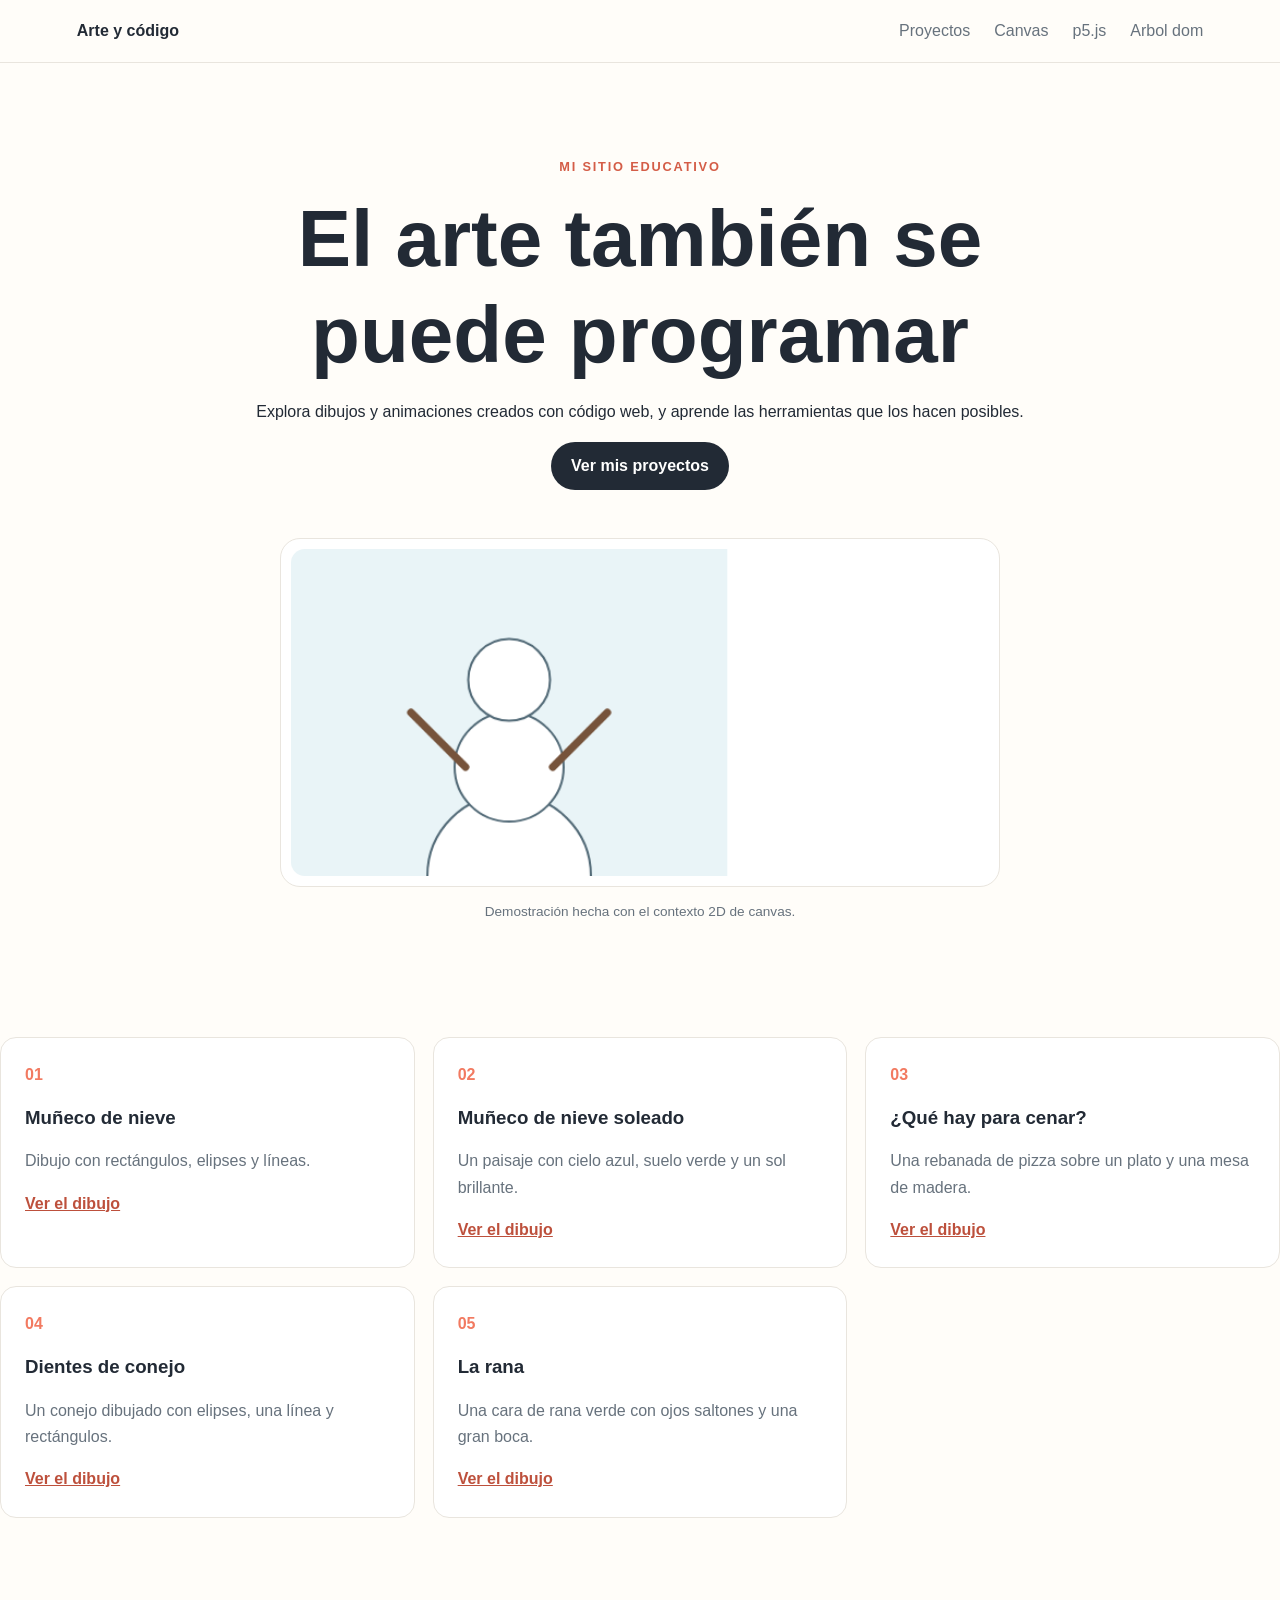
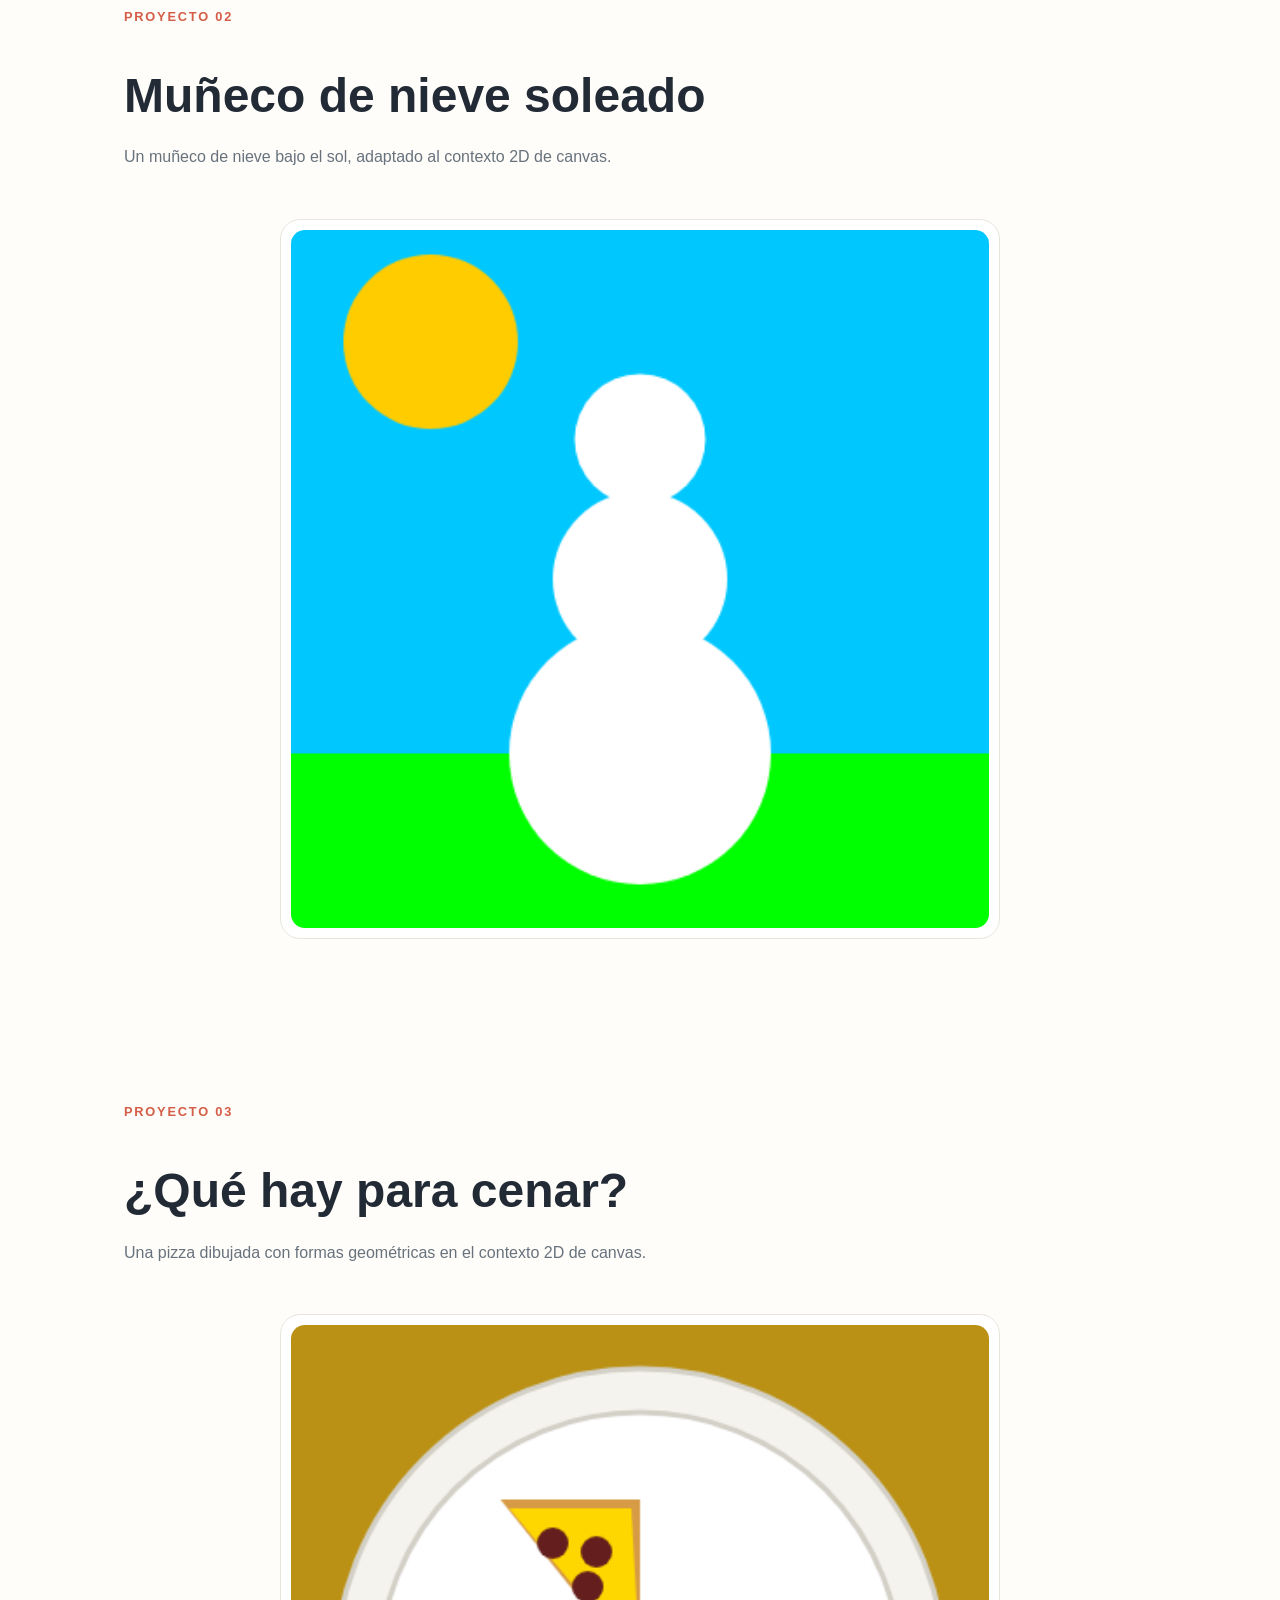
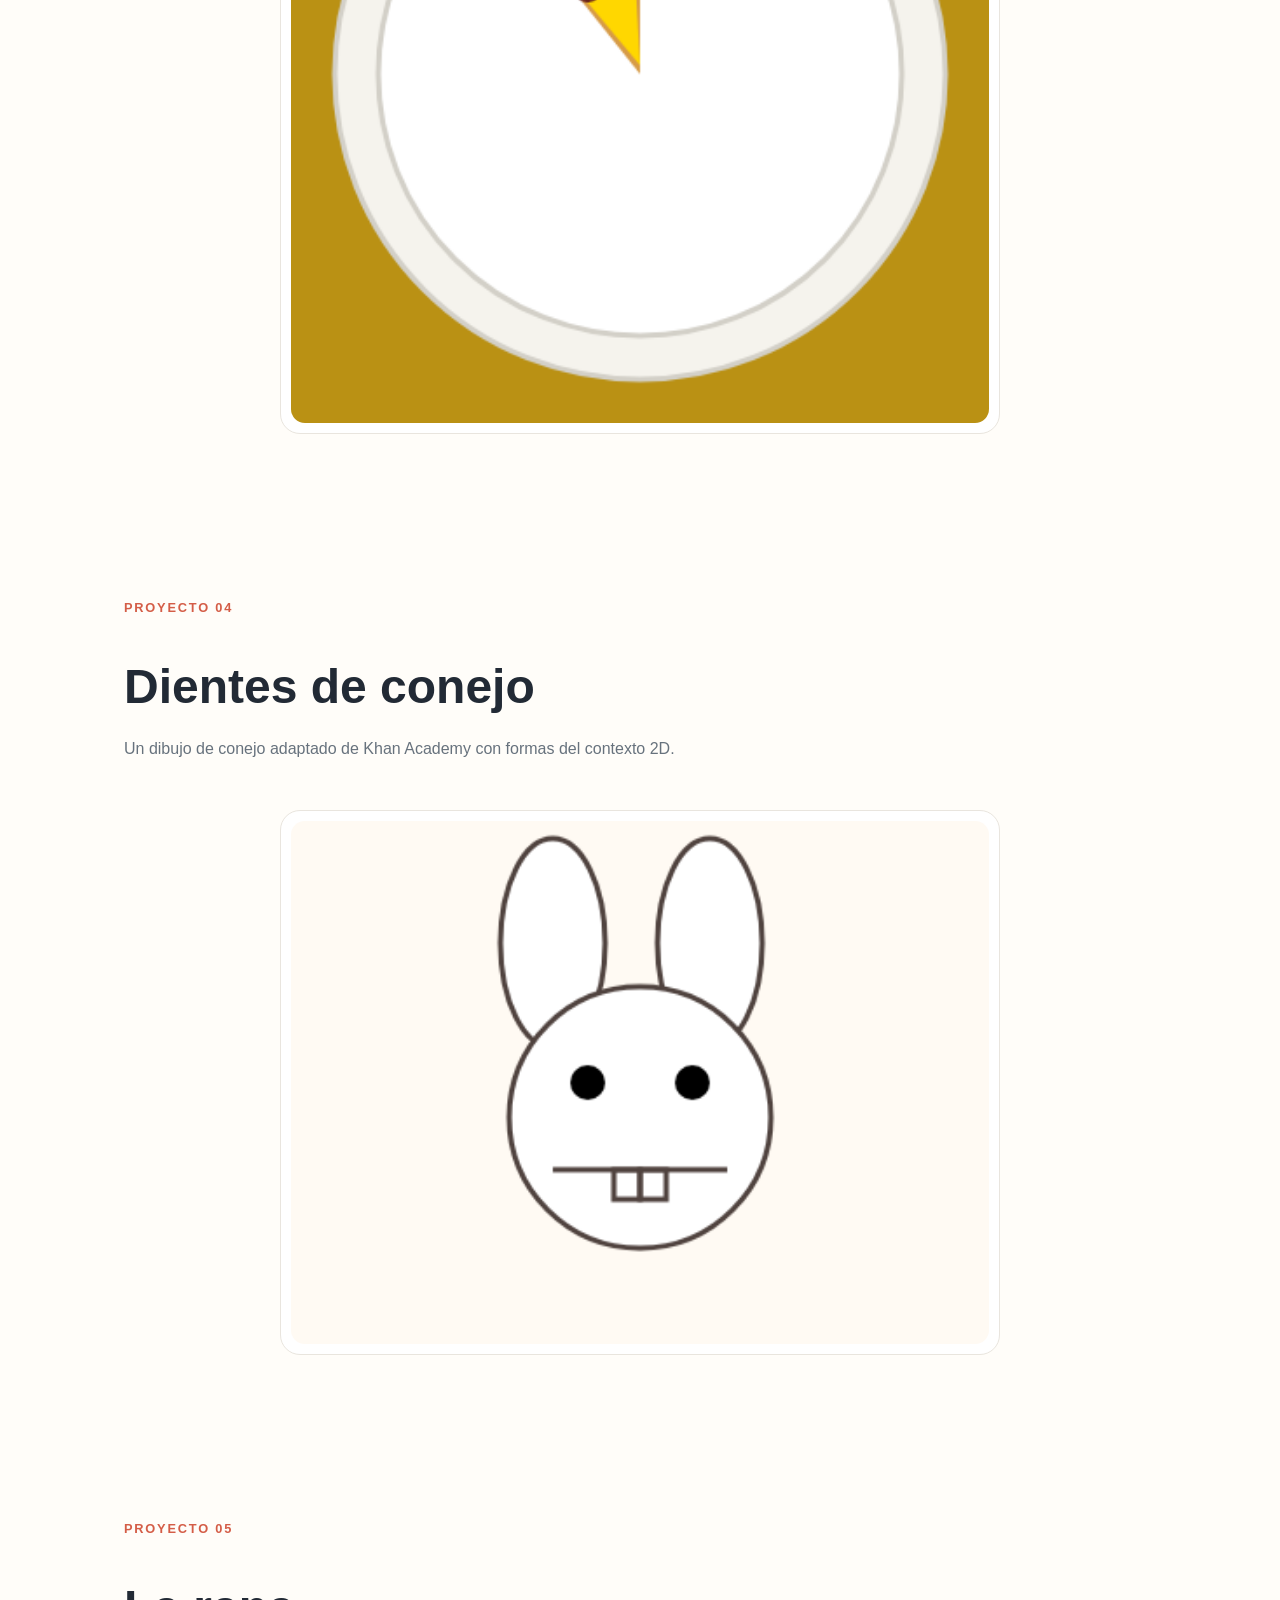
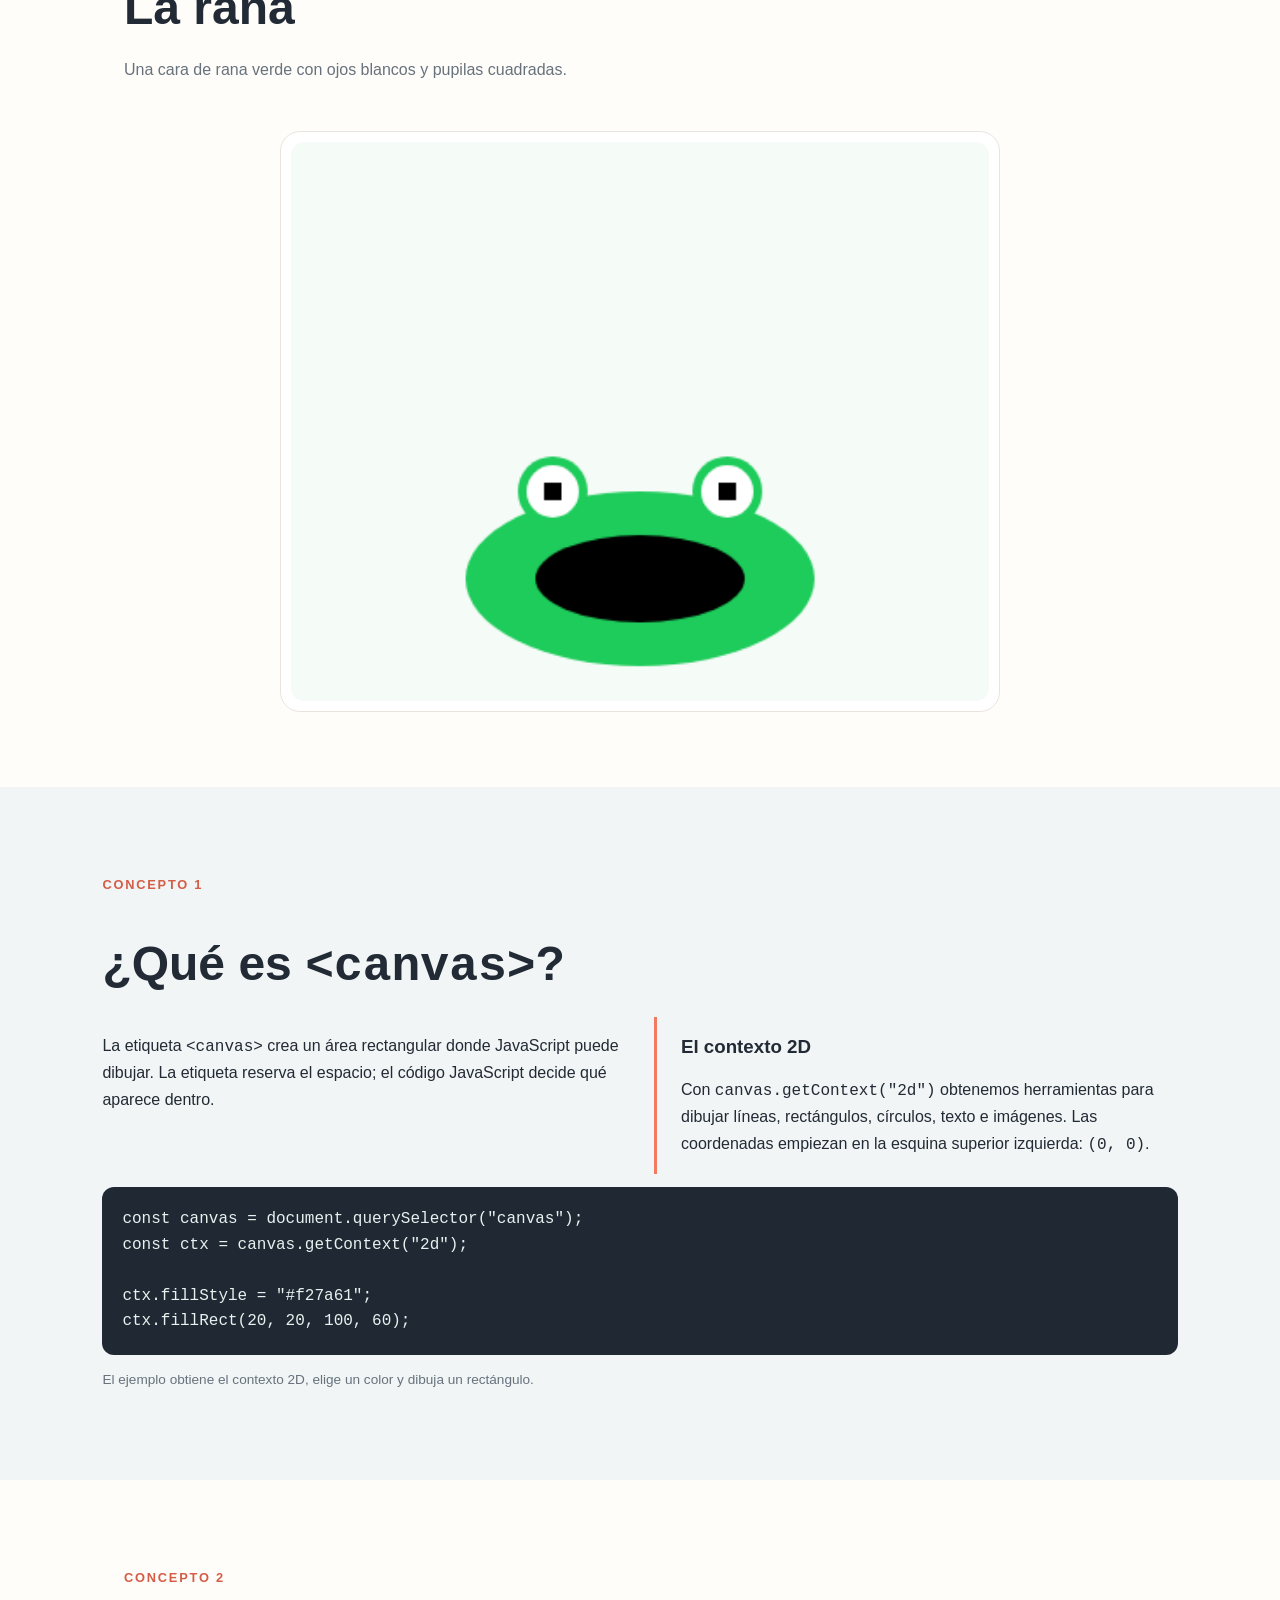
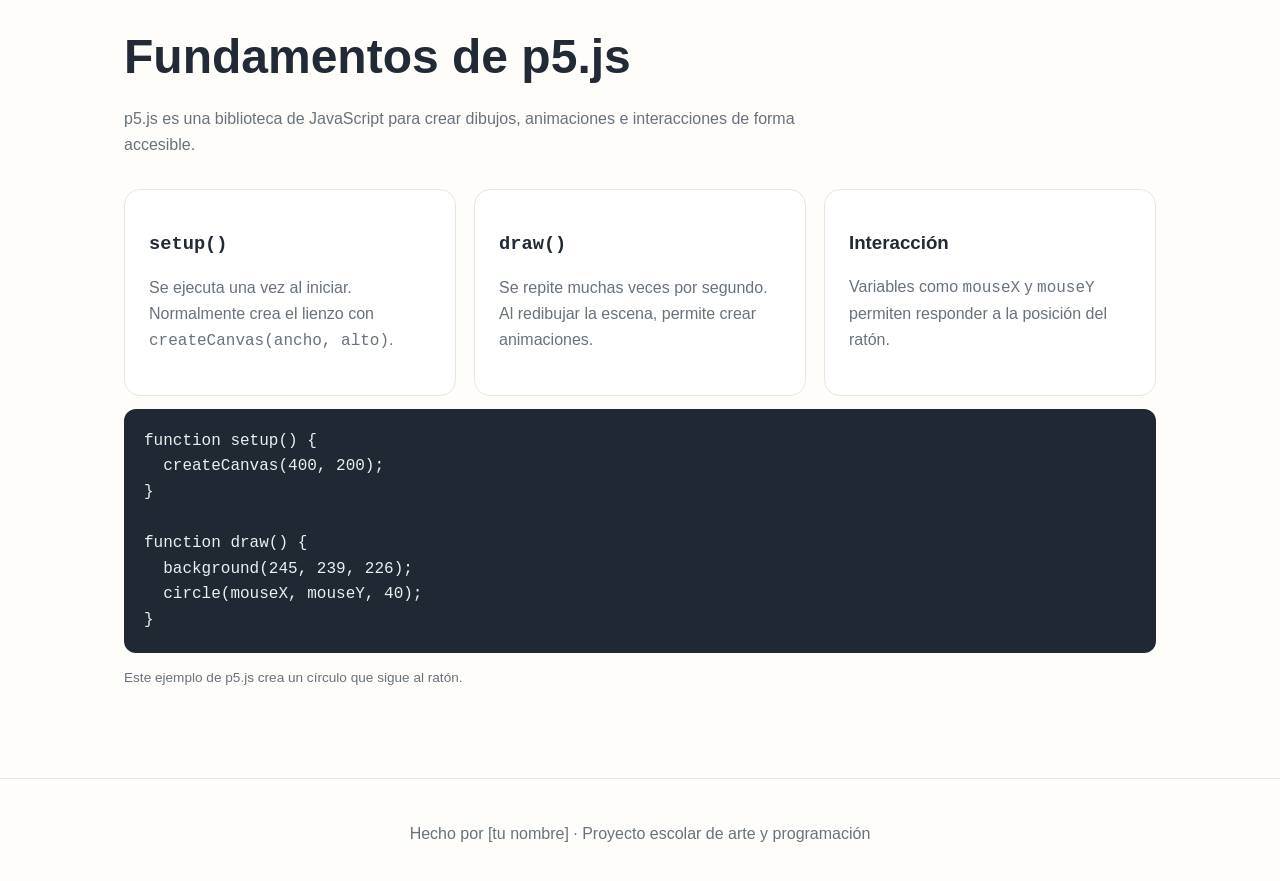
<file: index.html>
<!doctype html>
<html lang="es">
<head>
  <meta charset="utf-8">
  <meta name="viewport" content="width=device-width, initial-scale=1">
  <meta name="description" content="Aprende sobre canvas, p5.js y dibujos interactivos.">
  <title>Arte y código | Mi sitio educativo</title>
  <link rel="stylesheet" href="styles.css">
  <script src="script.js" defer></script>
</head>
<body>
  <header class="site-header">
    <a class="brand" href="#inicio">Arte y código</a>
    <nav aria-label="Navegación principal">
      <a href="#proyectos">Proyectos</a>
      <a href="#canvas">Canvas</a>
      <a href="#p5js">p5.js</a>
      <a href="arbol_DOM.html">Arbol dom</a>
    </nav>
  </header>

  <main>
    <section class="hero" id="inicio">
      <p class="eyebrow">Mi sitio educativo</p>
      <h1>El arte también se puede programar</h1>
      <p>
        Explora dibujos y animaciones creados con código web,
        y aprende las herramientas que los hacen posibles.
      </p>
      <a class="button" href="#proyectos">Ver mis proyectos</a>

      <div class="art-card" aria-label="Dibujo de demostración">
        <canvas id="demo-canvas" width="640" height="300">
          Tu navegador no admite canvas.
        </canvas>
      </div>
      <p class="caption">Demostración hecha con el contexto 2D de canvas.</p>
    </section>

    <div class="project-grid">
            <article class="project-card">
            <span class="project-number">01</span>
            <h3>Muñeco de nieve</h3>
            <p>Dibujo con rectángulos, elipses y líneas.</p>
            <a href="#inicio">Ver el dibujo</a>
            </article>

            <article class="project-card">
            <span class="project-number">02</span>
            <h3>Muñeco de nieve soleado</h3>
            <p>Un paisaje con cielo azul, suelo verde y un sol brillante.</p>
            <a href="#dibujo-soleado">Ver el dibujo</a>
            </article>

            <article class="project-card">
            <span class="project-number">03</span>
            <h3>¿Qué hay para cenar?</h3>
            <p>Una rebanada de pizza sobre un plato y una mesa de madera.</p>
            <a href="#dibujo-pizza">Ver el dibujo</a>
            </article>

            <article class="project-card">
            <span class="project-number">04</span>
            <h3>Dientes de conejo</h3>
            <p>Un conejo dibujado con elipses, una línea y rectángulos.</p>
            <a href="#dibujo-conejo">Ver el dibujo</a>
            </article>

            <article class="project-card">
            <span class="project-number">05</span>
            <h3>La rana</h3>
            <p>Una cara de rana verde con ojos saltones y una gran boca.</p>
            <a href="#dibujo-rana">Ver el dibujo</a>
            </article>
        </div>
        </section>

        <!-- Segundo dibujo -->
        <section class="section sunny-section" id="dibujo-soleado">
        <p class="eyebrow">Proyecto 02</p>
        <h2>Muñeco de nieve soleado</h2>
        <p class="section-intro">
            Un muñeco de nieve bajo el sol, adaptado al contexto 2D de canvas.
        </p>
        <div class="art-card sunny-art-card">
            <canvas id="sunny-canvas" width="400" height="400">
            Tu navegador no admite canvas.
            </canvas>
        </div>
        </section>

        <!-- Tercer dibujo -->
        <section class="section" id="dibujo-pizza">
        <p class="eyebrow">Proyecto 03</p>
        <h2>¿Qué hay para cenar?</h2>
        <p class="section-intro">
            Una pizza dibujada con formas geométricas en el contexto 2D de canvas.
        </p>
        <div class="art-card sunny-art-card">
            <canvas id="pizza-canvas" width="400" height="400">
            Tu navegador no admite canvas.
            </canvas>
        </div>
        </section>

        <!-- Cuarto dibujo -->
        <section class="section sunny-section" id="dibujo-conejo">
        <p class="eyebrow">Proyecto 04</p>
        <h2>Dientes de conejo</h2>
        <p class="section-intro">
            Un dibujo de conejo adaptado de Khan Academy con formas del contexto 2D.
        </p>
        <div class="art-card sunny-art-card">
            <canvas id="bunny-canvas" width="400" height="300">
            Tu navegador no admite canvas.
            </canvas>
        </div>
        </section>

        <!-- Quinto dibujo -->
        <section class="section" id="dibujo-rana">
        <p class="eyebrow">Proyecto 05</p>
        <h2>La rana</h2>
        <p class="section-intro">
            Una cara de rana verde con ojos blancos y pupilas cuadradas.
        </p>
        <div class="art-card sunny-art-card">
            <canvas id="frog-canvas" width="400" height="320">
            Tu navegador no admite canvas.
            </canvas>
        </div>
        </section>

    <section class="section section-tint" id="canvas">
      <p class="eyebrow">Concepto 1</p>
      <h2>¿Qué es <code>&lt;canvas&gt;</code>?</h2>

      <div class="lesson-grid">
        <p>
          La etiqueta <code>&lt;canvas&gt;</code> crea un área rectangular
          donde JavaScript puede dibujar. La etiqueta reserva el espacio;
          el código JavaScript decide qué aparece dentro.
        </p>

        <div class="lesson-note">
          <h3>El contexto 2D</h3>
          <p>
            Con <code>canvas.getContext("2d")</code> obtenemos herramientas
            para dibujar líneas, rectángulos, círculos, texto e imágenes.
            Las coordenadas empiezan en la esquina superior izquierda:
            <code>(0, 0)</code>.
          </p>
        </div>
      </div>

      <pre><code>const canvas = document.querySelector("canvas");
const ctx = canvas.getContext("2d");

ctx.fillStyle = "#f27a61";
ctx.fillRect(20, 20, 100, 60);</code></pre>

      <p class="caption">
        El ejemplo obtiene el contexto 2D, elige un color y dibuja un rectángulo.
      </p>
    </section>

    <section class="section" id="p5js">
      <p class="eyebrow">Concepto 2</p>
      <h2>Fundamentos de p5.js</h2>
      <p class="section-intro">
        p5.js es una biblioteca de JavaScript para crear dibujos,
        animaciones e interacciones de forma accesible.
      </p>

      <div class="concept-grid">
        <article class="concept-card">
          <h3><code>setup()</code></h3>
          <p>
            Se ejecuta una vez al iniciar. Normalmente crea el lienzo
            con <code>createCanvas(ancho, alto)</code>.
          </p>
        </article>

        <article class="concept-card">
          <h3><code>draw()</code></h3>
          <p>
            Se repite muchas veces por segundo. Al redibujar la escena,
            permite crear animaciones.
          </p>
        </article>

        <article class="concept-card">
          <h3>Interacción</h3>
          <p>
            Variables como <code>mouseX</code> y <code>mouseY</code>
            permiten responder a la posición del ratón.
          </p>
        </article>
      </div>

      <pre><code>function setup() {
  createCanvas(400, 200);
}

function draw() {
  background(245, 239, 226);
  circle(mouseX, mouseY, 40);
}</code></pre>

      <p class="caption">
        Este ejemplo de p5.js crea un círculo que sigue al ratón.
      </p>
    </section>
  </main>

  <footer>
    <p>Hecho por [tu nombre] · Proyecto escolar de arte y programación</p>
  </footer>
</body>
</html>
</file>
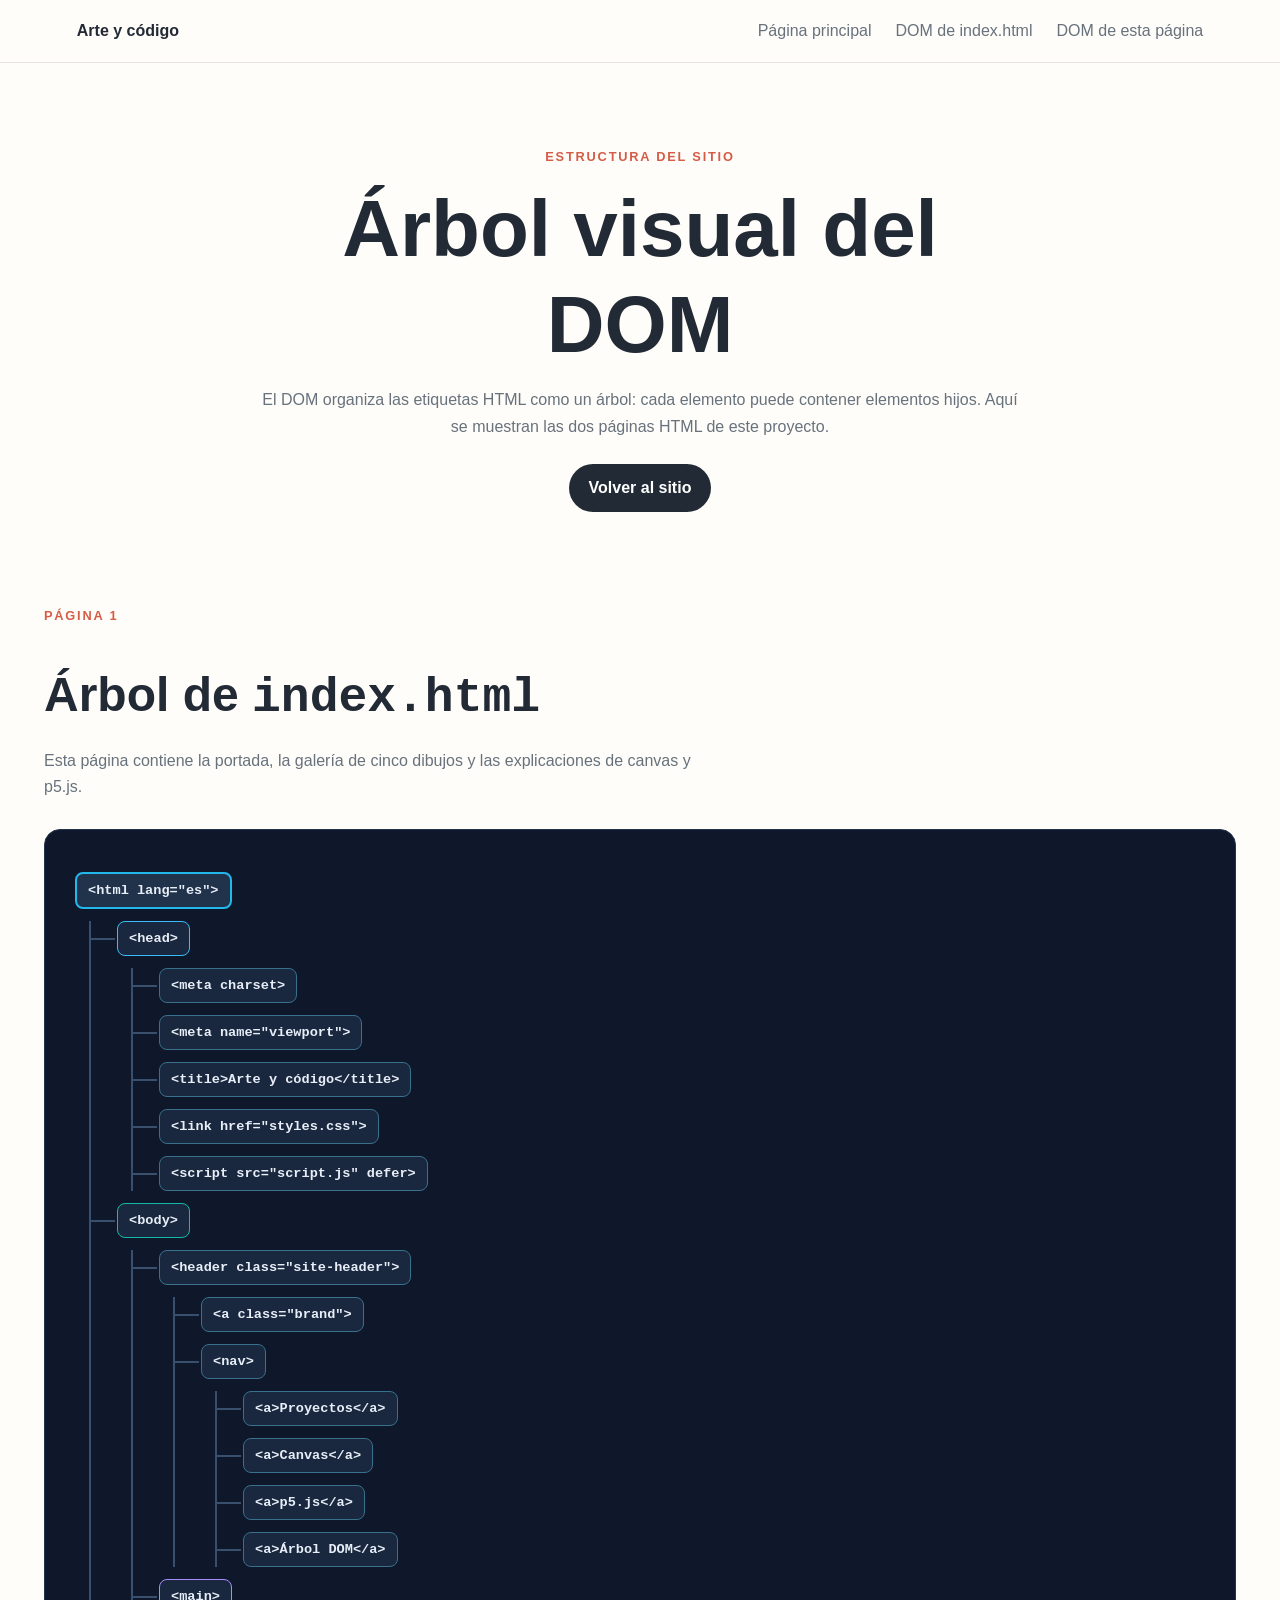
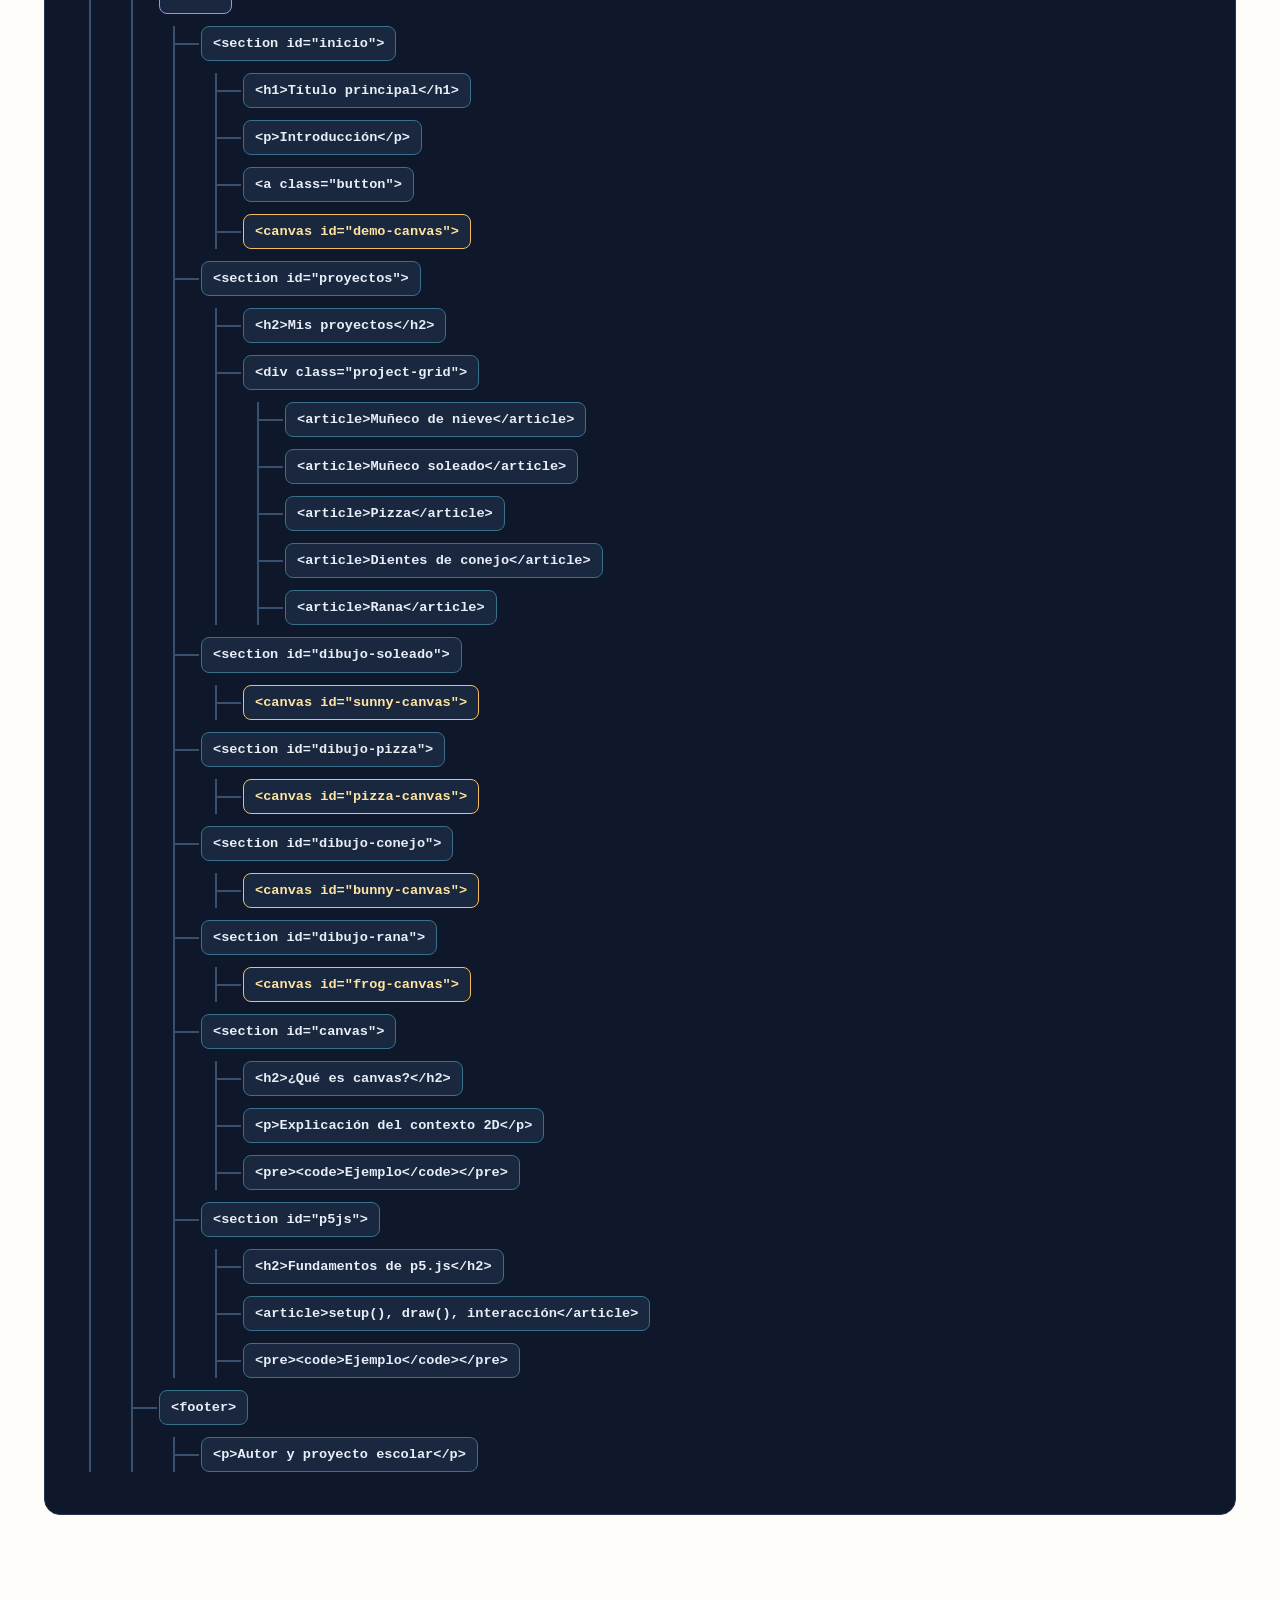
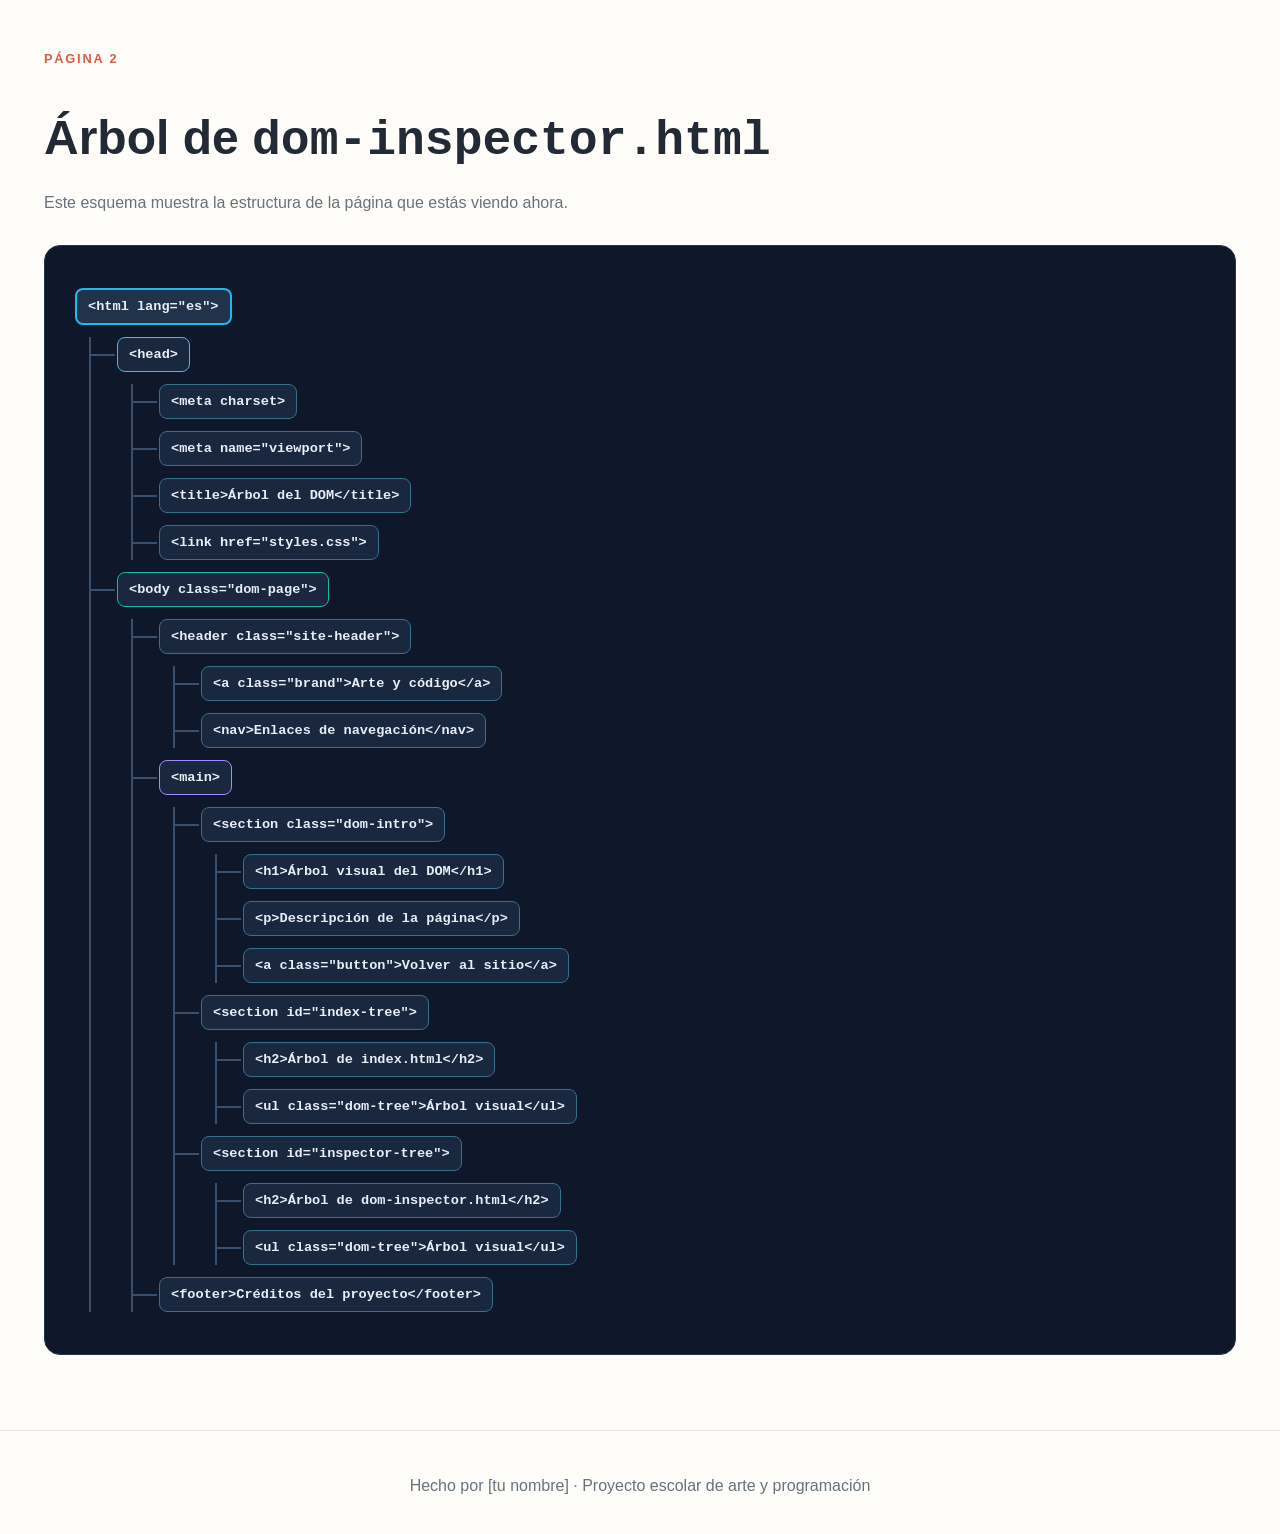
<file: arbol_DOM.html>
<!doctype html>
<html lang="es">
<head>
  <meta charset="utf-8">
  <meta name="viewport" content="width=device-width, initial-scale=1">
  <meta name="description" content="Árbol visual del DOM del sitio Arte y código.">
  <title>Árbol del DOM | Arte y código</title>
  <link rel="stylesheet" href="styles.css">
</head>
<body class="dom-page">
  <header class="site-header">
    <a class="brand" href="index.html">Arte y código</a>
    <nav aria-label="Navegación principal">
      <a href="index.html">Página principal</a>
      <a href="#index-tree">DOM de index.html</a>
      <a href="#inspector-tree">DOM de esta página</a>
    </nav>
  </header>

  <main>
    <section class="dom-intro">
      <p class="eyebrow">Estructura del sitio</p>
      <h1>Árbol visual del DOM</h1>
      <p>
        El DOM organiza las etiquetas HTML como un árbol: cada elemento puede
        contener elementos hijos. Aquí se muestran las dos páginas HTML de este proyecto.
      </p>
      <a class="button" href="index.html">Volver al sitio</a>
    </section>

    <section class="section dom-section" id="index-tree">
      <p class="eyebrow">Página 1</p>
      <h2>Árbol de <code>index.html</code></h2>
      <p class="section-intro">
        Esta página contiene la portada, la galería de cinco dibujos y las explicaciones de canvas y p5.js.
      </p>

      <div class="tree-card">
        <ul class="dom-tree">
          <li>
            <span class="tree-node tree-root">&lt;html lang="es"&gt;</span>
            <ul>
              <li>
                <span class="tree-node tree-head">&lt;head&gt;</span>
                <ul>
                  <li><span class="tree-node">&lt;meta charset&gt;</span></li>
                  <li><span class="tree-node">&lt;meta name="viewport"&gt;</span></li>
                  <li><span class="tree-node">&lt;title&gt;Arte y código&lt;/title&gt;</span></li>
                  <li><span class="tree-node">&lt;link href="styles.css"&gt;</span></li>
                  <li><span class="tree-node">&lt;script src="script.js" defer&gt;</span></li>
                </ul>
              </li>

              <li>
                <span class="tree-node tree-body">&lt;body&gt;</span>
                <ul>
                  <li>
                    <span class="tree-node">&lt;header class="site-header"&gt;</span>
                    <ul>
                      <li><span class="tree-node">&lt;a class="brand"&gt;</span></li>
                      <li>
                        <span class="tree-node">&lt;nav&gt;</span>
                        <ul>
                          <li><span class="tree-node">&lt;a&gt;Proyectos&lt;/a&gt;</span></li>
                          <li><span class="tree-node">&lt;a&gt;Canvas&lt;/a&gt;</span></li>
                          <li><span class="tree-node">&lt;a&gt;p5.js&lt;/a&gt;</span></li>
                          <li><span class="tree-node">&lt;a&gt;Árbol DOM&lt;/a&gt;</span></li>
                        </ul>
                      </li>
                    </ul>
                  </li>

                  <li>
                    <span class="tree-node tree-main">&lt;main&gt;</span>
                    <ul>
                      <li>
                        <span class="tree-node">&lt;section id="inicio"&gt;</span>
                        <ul>
                          <li><span class="tree-node">&lt;h1&gt;Título principal&lt;/h1&gt;</span></li>
                          <li><span class="tree-node">&lt;p&gt;Introducción&lt;/p&gt;</span></li>
                          <li><span class="tree-node">&lt;a class="button"&gt;</span></li>
                          <li><span class="tree-node tree-canvas">&lt;canvas id="demo-canvas"&gt;</span></li>
                        </ul>
                      </li>

                      <li>
                        <span class="tree-node">&lt;section id="proyectos"&gt;</span>
                        <ul>
                          <li><span class="tree-node">&lt;h2&gt;Mis proyectos&lt;/h2&gt;</span></li>
                          <li>
                            <span class="tree-node">&lt;div class="project-grid"&gt;</span>
                            <ul>
                              <li><span class="tree-node">&lt;article&gt;Muñeco de nieve&lt;/article&gt;</span></li>
                              <li><span class="tree-node">&lt;article&gt;Muñeco soleado&lt;/article&gt;</span></li>
                              <li><span class="tree-node">&lt;article&gt;Pizza&lt;/article&gt;</span></li>
                              <li><span class="tree-node">&lt;article&gt;Dientes de conejo&lt;/article&gt;</span></li>
                              <li><span class="tree-node">&lt;article&gt;Rana&lt;/article&gt;</span></li>
                            </ul>
                          </li>
                        </ul>
                      </li>

                      <li>
                        <span class="tree-node">&lt;section id="dibujo-soleado"&gt;</span>
                        <ul>
                          <li><span class="tree-node tree-canvas">&lt;canvas id="sunny-canvas"&gt;</span></li>
                        </ul>
                      </li>

                      <li>
                        <span class="tree-node">&lt;section id="dibujo-pizza"&gt;</span>
                        <ul>
                          <li><span class="tree-node tree-canvas">&lt;canvas id="pizza-canvas"&gt;</span></li>
                        </ul>
                      </li>

                      <li>
                        <span class="tree-node">&lt;section id="dibujo-conejo"&gt;</span>
                        <ul>
                          <li><span class="tree-node tree-canvas">&lt;canvas id="bunny-canvas"&gt;</span></li>
                        </ul>
                      </li>

                      <li>
                        <span class="tree-node">&lt;section id="dibujo-rana"&gt;</span>
                        <ul>
                          <li><span class="tree-node tree-canvas">&lt;canvas id="frog-canvas"&gt;</span></li>
                        </ul>
                      </li>

                      <li>
                        <span class="tree-node">&lt;section id="canvas"&gt;</span>
                        <ul>
                          <li><span class="tree-node">&lt;h2&gt;¿Qué es canvas?&lt;/h2&gt;</span></li>
                          <li><span class="tree-node">&lt;p&gt;Explicación del contexto 2D&lt;/p&gt;</span></li>
                          <li><span class="tree-node">&lt;pre&gt;&lt;code&gt;Ejemplo&lt;/code&gt;&lt;/pre&gt;</span></li>
                        </ul>
                      </li>

                      <li>
                        <span class="tree-node">&lt;section id="p5js"&gt;</span>
                        <ul>
                          <li><span class="tree-node">&lt;h2&gt;Fundamentos de p5.js&lt;/h2&gt;</span></li>
                          <li><span class="tree-node">&lt;article&gt;setup(), draw(), interacción&lt;/article&gt;</span></li>
                          <li><span class="tree-node">&lt;pre&gt;&lt;code&gt;Ejemplo&lt;/code&gt;&lt;/pre&gt;</span></li>
                        </ul>
                      </li>
                    </ul>
                  </li>

                  <li>
                    <span class="tree-node">&lt;footer&gt;</span>
                    <ul>
                      <li><span class="tree-node">&lt;p&gt;Autor y proyecto escolar&lt;/p&gt;</span></li>
                    </ul>
                  </li>
                </ul>
              </li>
            </ul>
          </li>
        </ul>
      </div>
    </section>

    <section class="section dom-section" id="inspector-tree">
      <p class="eyebrow">Página 2</p>
      <h2>Árbol de <code>dom-inspector.html</code></h2>
      <p class="section-intro">
        Este esquema muestra la estructura de la página que estás viendo ahora.
      </p>

      <div class="tree-card">
        <ul class="dom-tree">
          <li>
            <span class="tree-node tree-root">&lt;html lang="es"&gt;</span>
            <ul>
              <li>
                <span class="tree-node tree-head">&lt;head&gt;</span>
                <ul>
                  <li><span class="tree-node">&lt;meta charset&gt;</span></li>
                  <li><span class="tree-node">&lt;meta name="viewport"&gt;</span></li>
                  <li><span class="tree-node">&lt;title&gt;Árbol del DOM&lt;/title&gt;</span></li>
                  <li><span class="tree-node">&lt;link href="styles.css"&gt;</span></li>
                </ul>
              </li>

              <li>
                <span class="tree-node tree-body">&lt;body class="dom-page"&gt;</span>
                <ul>
                  <li>
                    <span class="tree-node">&lt;header class="site-header"&gt;</span>
                    <ul>
                      <li><span class="tree-node">&lt;a class="brand"&gt;Arte y código&lt;/a&gt;</span></li>
                      <li><span class="tree-node">&lt;nav&gt;Enlaces de navegación&lt;/nav&gt;</span></li>
                    </ul>
                  </li>

                  <li>
                    <span class="tree-node tree-main">&lt;main&gt;</span>
                    <ul>
                      <li>
                        <span class="tree-node">&lt;section class="dom-intro"&gt;</span>
                        <ul>
                          <li><span class="tree-node">&lt;h1&gt;Árbol visual del DOM&lt;/h1&gt;</span></li>
                          <li><span class="tree-node">&lt;p&gt;Descripción de la página&lt;/p&gt;</span></li>
                          <li><span class="tree-node">&lt;a class="button"&gt;Volver al sitio&lt;/a&gt;</span></li>
                        </ul>
                      </li>

                      <li>
                        <span class="tree-node">&lt;section id="index-tree"&gt;</span>
                        <ul>
                          <li><span class="tree-node">&lt;h2&gt;Árbol de index.html&lt;/h2&gt;</span></li>
                          <li><span class="tree-node">&lt;ul class="dom-tree"&gt;Árbol visual&lt;/ul&gt;</span></li>
                        </ul>
                      </li>

                      <li>
                        <span class="tree-node">&lt;section id="inspector-tree"&gt;</span>
                        <ul>
                          <li><span class="tree-node">&lt;h2&gt;Árbol de dom-inspector.html&lt;/h2&gt;</span></li>
                          <li><span class="tree-node">&lt;ul class="dom-tree"&gt;Árbol visual&lt;/ul&gt;</span></li>
                        </ul>
                      </li>
                    </ul>
                  </li>

                  <li><span class="tree-node">&lt;footer&gt;Créditos del proyecto&lt;/footer&gt;</span></li>
                </ul>
              </li>
            </ul>
          </li>
        </ul>
      </div>
    </section>
  </main>

  <footer>
    <p>Hecho por [tu nombre] · Proyecto escolar de arte y programación</p>
  </footer>
</body>
</html>
</file>
<file: styles.css>
:root {
  --ink: #222a35;
  --muted: #67727d;
  --paper: #fffdf9;
  --peach: #f27a61;
  --line: #e9e5de;
}

* {
  box-sizing: border-box;
}

html {
  scroll-behavior: smooth;
}

body {
  margin: 0;
  background: var(--paper);
  color: var(--ink);
  font-family: Arial, sans-serif;
  line-height: 1.65;
}

.site-header {
  position: sticky;
  top: 0;
  z-index: 2;
  display: flex;
  justify-content: space-between;
  align-items: center;
  padding: 18px 6%;
  border-bottom: 1px solid var(--line);
  background: var(--paper);
}

.brand {
  color: var(--ink);
  font-weight: bold;
  text-decoration: none;
}

nav {
  display: flex;
  gap: 24px;
}

nav a {
  color: var(--muted);
  text-decoration: none;
}

nav a:hover {
  color: var(--peach);
}

.hero {
  max-width: 980px;
  margin: auto;
  padding: 80px 24px 70px;
  text-align: center;
}

.eyebrow {
  color: #d45d47;
  font-size: 0.8rem;
  font-weight: bold;
  letter-spacing: 0.14em;
  text-transform: uppercase;
}

h1,
h2,
h3 {
  line-height: 1.2;
}

h1 {
  max-width: 760px;
  margin: 14px auto;
  font-size: clamp(2.5rem, 7vw, 5rem);
}

h2 {
  margin-bottom: 20px;
  font-size: clamp(2rem, 4vw, 3rem);
}

.button {
  display: inline-block;
  padding: 11px 20px;
  border-radius: 999px;
  background: var(--ink);
  color: white;
  font-weight: bold;
  text-decoration: none;
}

.button:hover {
  background: var(--peach);
}

.art-card {
  max-width: 720px;
  margin: 48px auto 0;
  padding: 10px;
  border: 1px solid var(--line);
  border-radius: 20px;
  background: white;
}

canvas {
  display: block;
  width: 100%;
  height: auto;
  border-radius: 14px;
}

.caption {
  color: var(--muted);
  font-size: 0.85rem;
}

.section {
  max-width: 1080px;
  margin: auto;
  padding: 75px 24px;
}

.section-intro {
  max-width: 680px;
  color: var(--muted);
}

.project-grid,
.concept-grid {
  display: grid;
  grid-template-columns: repeat(3, 1fr);
  gap: 18px;
  margin-top: 30px;
}

.project-card,
.concept-card {
  padding: 24px;
  border: 1px solid var(--line);
  border-radius: 16px;
  background: white;
}

.project-card p,
.concept-card p {
  color: var(--muted);
}

.project-card a {
  color: #bd503c;
  font-weight: bold;
}

.project-number {
  color: var(--peach);
  font-weight: bold;
}

.project-card--add {
  border-style: dashed;
  background: #fffaf3;
}

.section-tint {
  max-width: none;
  padding-right: 8%;
  padding-left: 8%;
  background: #f1f5f5;
}

.lesson-grid {
  display: grid;
  grid-template-columns: 1fr 1fr;
  gap: 28px;
}

.lesson-note {
  padding-left: 24px;
  border-left: 3px solid var(--peach);
}

code {
  font-family: Consolas, monospace;
}

pre {
  overflow-x: auto;
  padding: 20px;
  border-radius: 12px;
  background: #202833;
  color: #e7f1ef;
  line-height: 1.6;
}

footer {
  padding: 26px 24px;
  border-top: 1px solid var(--line);
  color: var(--muted);
  text-align: center;
}

@media (max-width: 700px) {
  .site-header {
    align-items: flex-start;
    flex-direction: column;
    gap: 14px;
  }

  nav {
    gap: 18px;
  }

  .project-grid,
  .concept-grid,
  .lesson-grid {
    grid-template-columns: 1fr;
  }

  .section {
    padding-top: 55px;
    padding-bottom: 55px;
  }
}

.dom-intro {
  max-width: 1080px;
  margin: auto;
  padding: 70px 24px 35px;
  text-align: center;
}

.dom-intro > p:not(.eyebrow) {
  max-width: 760px;
  margin: 0 auto 24px;
  color: var(--muted);
}

.dom-section {
  max-width: 1240px;
  padding-top: 45px;
}

.tree-card {
  overflow: auto;
  margin-top: 28px;
  padding: 30px;
  border: 1px solid #25354e;
  border-radius: 16px;
  background: #0f172a;
  color: #e8eef8;
}

.dom-tree,
.dom-tree ul {
  margin: 0;
  padding-left: 26px;
  list-style: none;
}

.dom-tree {
  min-width: 720px;
  padding-left: 0;
}

.dom-tree ul {
  margin-left: 14px;
  border-left: 2px solid #38506e;
}

.dom-tree li {
  position: relative;
  margin: 12px 0;
}

.dom-tree ul > li::before {
  position: absolute;
  top: 17px;
  left: -26px;
  width: 24px;
  border-top: 2px solid #38506e;
  content: "";
}

.tree-node {
  display: inline-block;
  max-width: 100%;
  padding: 7px 11px;
  border: 1px solid #39708b;
  border-radius: 8px;
  background: #19283e;
  color: #e8eef8;
  font: 600 0.85rem/1.4 Consolas, monospace;
}

.tree-root {
  border: 2px solid #22b8ec;
  background: #21334b;
}

.tree-head {
  border-color: #38bdf8;
}

.tree-body {
  border-color: #14b8a6;
}

.tree-main {
  border-color: #a78bfa;
}

.tree-canvas {
  border-color: #f6bd60;
  color: #ffe3a0;
}
</file>
